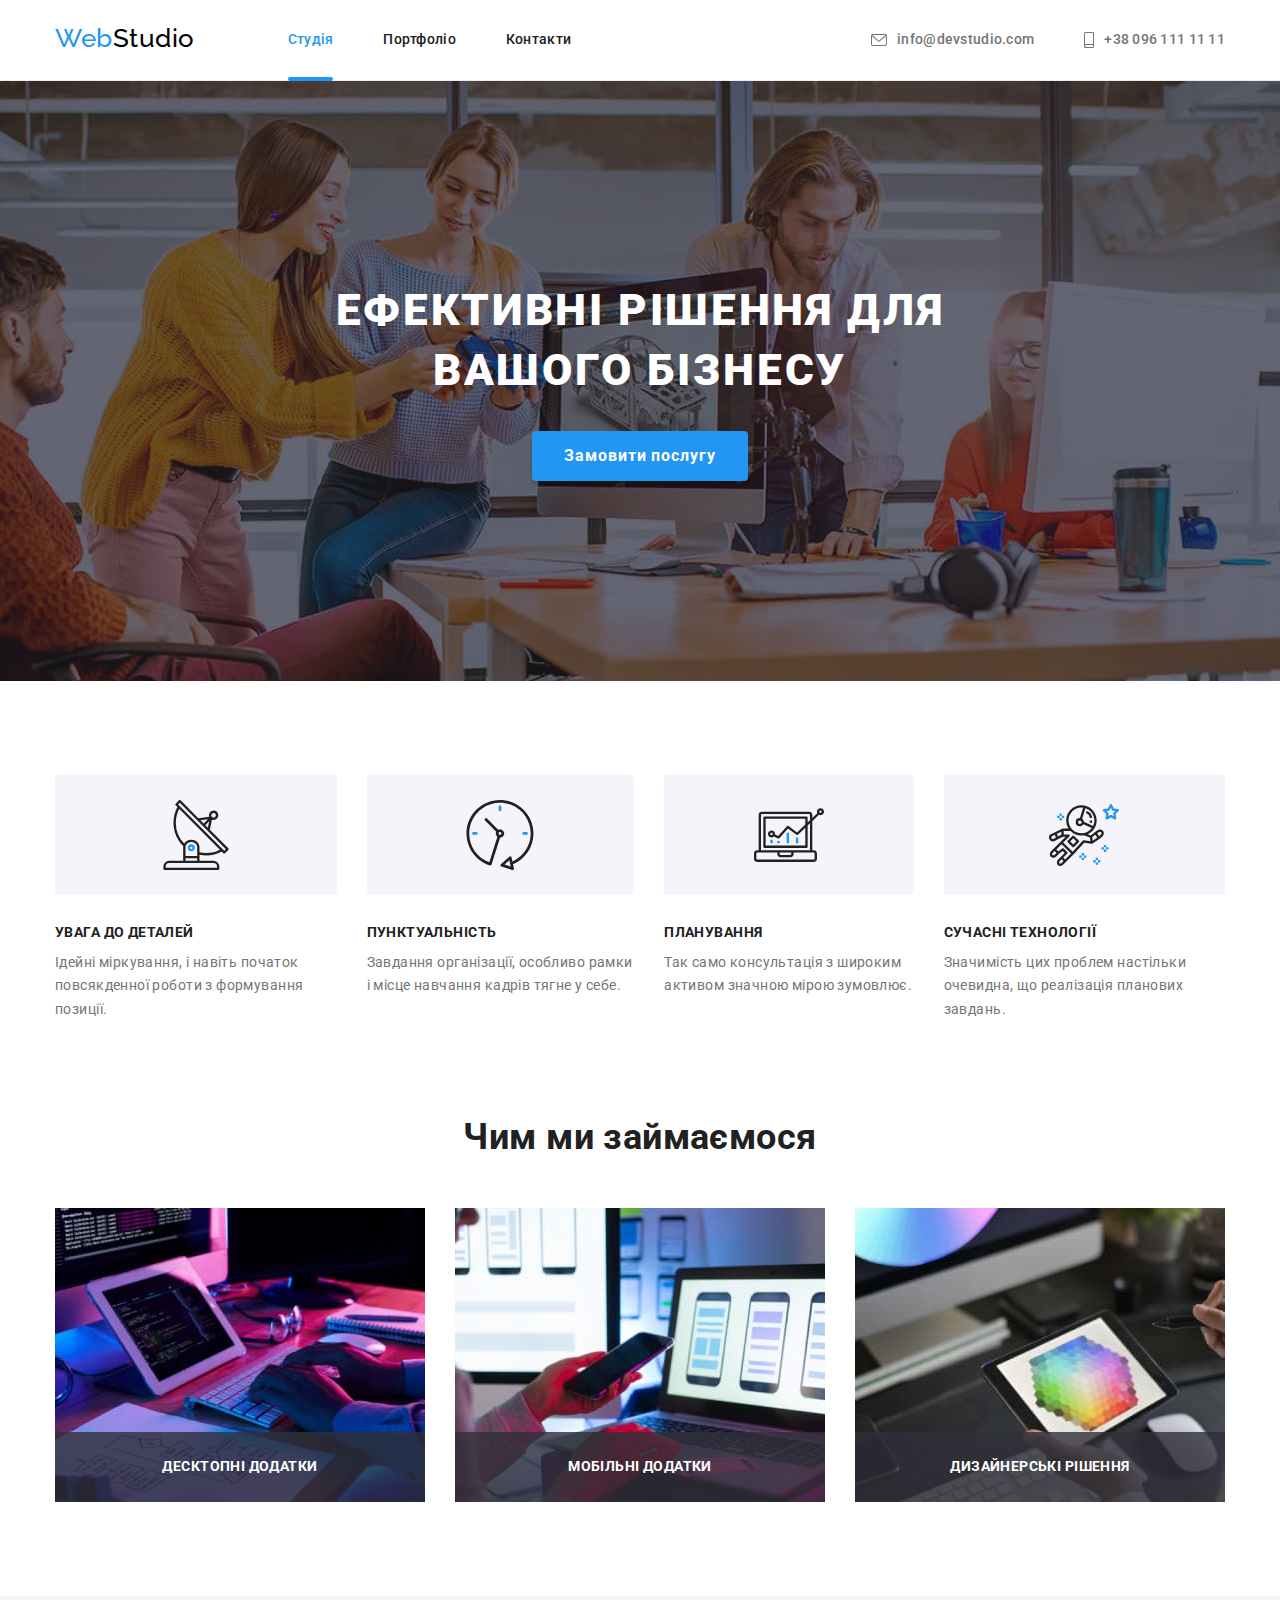
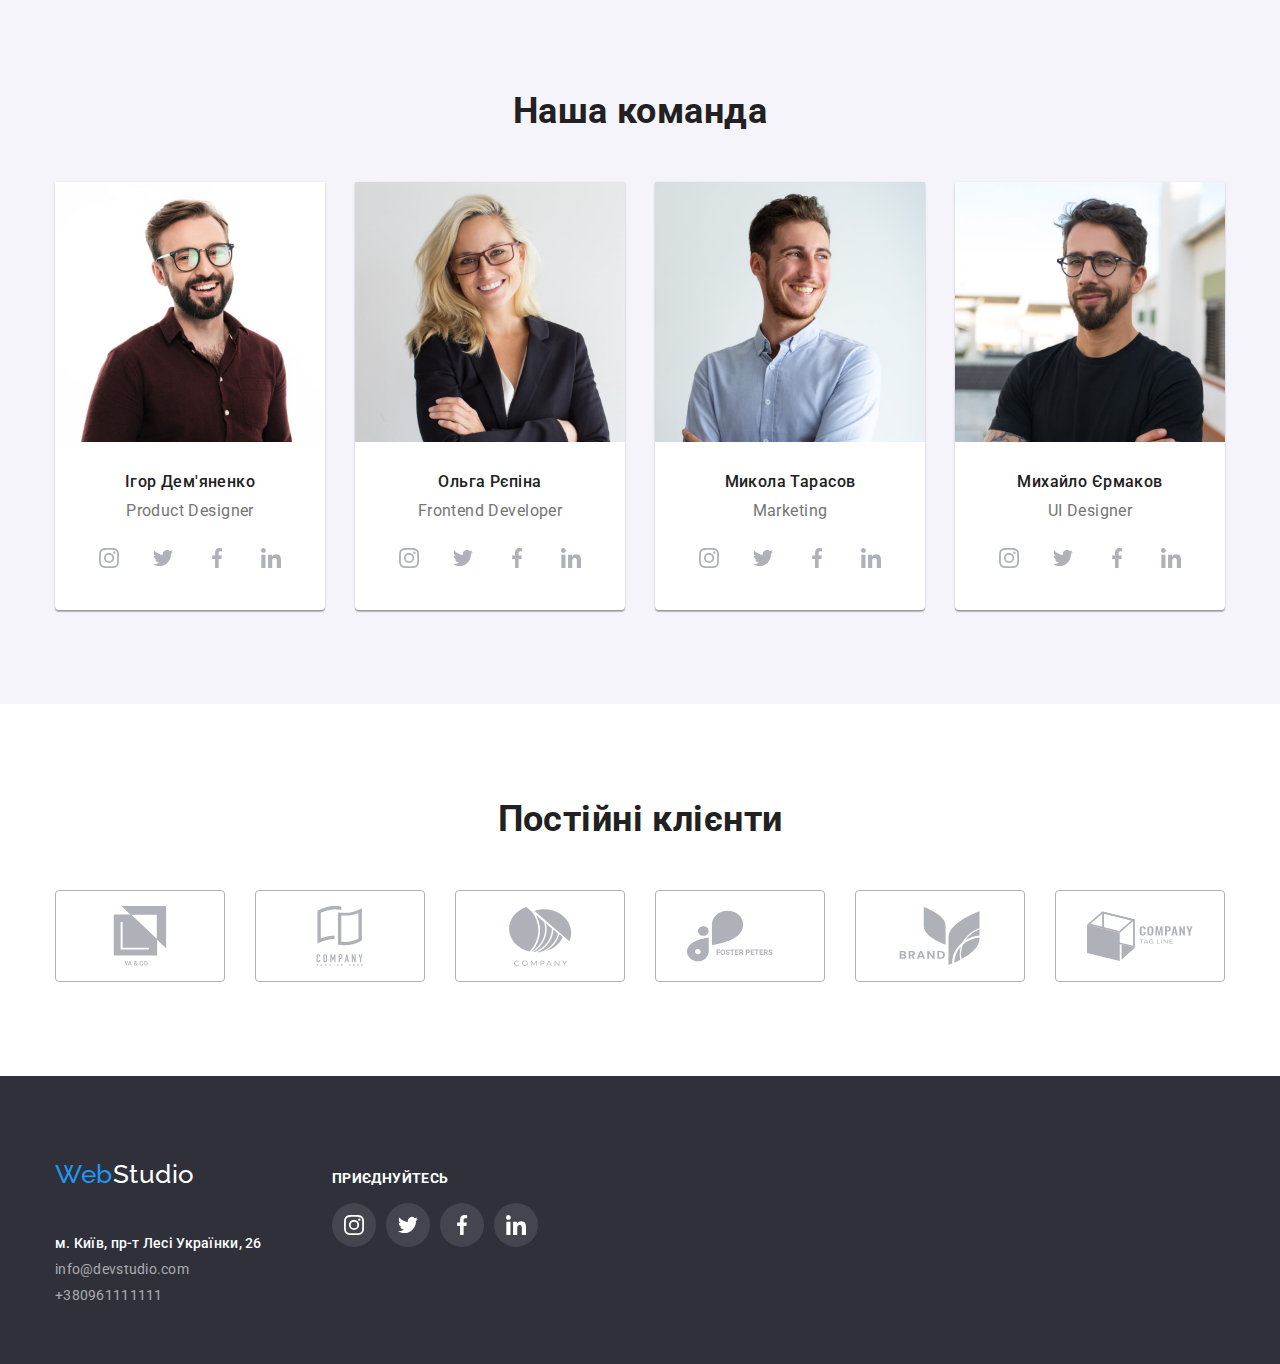
<file: index.html>
<!DOCTYPE html>
<html lang="uk">

<head>
    <meta charset="UTF-8">
    <meta http-equiv="X-UA-Compatible" content="IE=edge">
    <meta name="viewport" content="width=device-width, initial-scale=1.0">
    <title>WebStudio</title>
    <link rel="preconnect" href="https://fonts.googleapis.com">
    <link rel="preconnect" href="https://fonts.gstatic.com" crossorigin>
    <link
        href="https://fonts.googleapis.com/css2?family=Raleway:wght@700&family=Roboto:wght@400;500;700;900&display=swap"
        rel="stylesheet">
    <link rel="stylesheet"
        href="https://cdnjs.cloudflare.com/ajax/libs/modern-normalize/1.1.0/modern-normalize.min.css">
    <link rel="stylesheet" href="./css/styles.css">
</head>

<body>
    <header class="header">
        <div class="container header-inner">
            <nav class="nav">
                <a href="./index.html" class="link logo header-logo"><span>Web</span>Studio</a>
                <ul class="list nav-list">
                    <li><a href="./index.html" class="link current">Студія</a></li>
                    <li><a href="./portfolio.html" class="link">Портфоліо</a></li>
                    <li><a href="#" class="link">Контакти</a></li>
                </ul>
            </nav>
            <ul class="list header-contacts">
                <li><a href="mailto:info@devstudio.com" class="link header-contact"><svg class="icon-contact" width="16"
                            height="12">
                            <use href="./images/icons.svg#envelope"></use>
                        </svg>info@devstudio.com</a></li>
                <li><a href="tel:+380961111111" class="link header-contact"> <svg class="icon-contact" width="10"
                            height="16">
                            <use href="./images/icons.svg#smartphone"></use>
                        </svg> +38 096 111 11 11</a></li>
            </ul>
        </div>
    </header>
    <main>
        <section class="section hero">
            <div class="container">
                <h1 class="hero-title">Ефективні рішення для вашого бізнесу</h1>
                <button type="button" class="btn" data-modal-open>Замовити послугу</button>
            </div>
        </section>
        <section class="section section-advantages">
            <div class="container">
                <h2 class="sr-only">Наші переваги</h2>
                <ul class="list advantage-list">
                    <li class="advantage-list-item">
                        <div class="advantage-icon-wrapper">
                            <svg width="70" height="70">
                                <use href="./images/icons.svg#antenna"></use>
                            </svg>
                        </div>
                        <h3 class="advantage-title">Увага до деталей</h3>
                        <p class="advantage-text">Ідейні міркування, і навіть початок повсякденної роботи з формування
                            позиції.</p>
                    </li>
                    <li class="advantage-list-item">
                        <div class="advantage-icon-wrapper">
                            <svg width="70" height="70">
                                <use href="./images/icons.svg#clock"></use>
                            </svg>
                        </div>
                        <h3 class="advantage-title">Пунктуальність</h3>
                        <p class="advantage-text">Завдання організації, особливо рамки і місце навчання кадрів тягне у
                            себе.</p>
                    </li>
                    <li class="advantage-list-item">
                        <div class="advantage-icon-wrapper">
                            <svg width="70" height="70">
                                <use href="./images/icons.svg#diagram"></use>
                            </svg>
                        </div>
                        <h3 class="advantage-title">Планування</h3>
                        <p class="advantage-text">Так само консультація з широким активом значною мірою зумовлює.</p>
                    </li>
                    <li class="advantage-list-item">
                        <div class="advantage-icon-wrapper">
                            <svg width="70" height="70">
                                <use href="./images/icons.svg#astronaut"></use>
                            </svg>
                        </div>
                        <h3 class="advantage-title">Сучасні технології</h3>
                        <p class="advantage-text">Значимість цих проблем настільки очевидна, що реалізація планових
                            завдань.</p>
                    </li>
                </ul>
            </div>
        </section>
        <section class="section section-doing">
            <div class="container">
                <h2 class="secondary-title">Чим ми займаємося</h2>
                <ul class="list doing-list">
                    <li class="doing-item">
                        <img src="./images/what_are_we_doing_1.jpeg" alt="a person at a desk typing on a keyboard."
                            width="370" />
                            <p class="doing-text">Десктопні додатки</p>
                    </li>
                    <li class="doing-item">
                        <img src="./images/what_are_we_doing_2.jpeg"
                            alt="a person holds a phone in his left hand and his right hand rests on the touchpad of a laptop"
                            width="370" />
                            <p class="doing-text">Мобільні додатки</p>
                    </li>
                    <li class="doing-item">
                        <img src="./images/what_are_we_doing_3.jpeg" alt="a person holds a tablet in his left hand"
                            width="370" />
                            <p class="doing-text">Дизайнерські рішення</p>
                    </li>
                </ul>
            </div>
        </section>
        <section class="section section-team">
            <div class="container">
                <h2 class="secondary-title">Наша команда</h2>
                <ul class="list team-list">
                    <li class="team-card">
                        <img src="./images/our_team_1.jpeg" alt="portrait of a smiling man" width="270" />
                        <h3 class="team-title">Ігор Дем'яненко</h3>
                        <p class="team-text">Product Designer</p>
                        <ul class="list team-social-list">
                            <li class="team-social-item">
                                <a href="#" class="link team-social-link">
                                    <svg width="20" height="20">
                                        <use href="./images/icons.svg#instagram"></use>
                                    </svg>
                                </a>
                            </li>
                            <li class="team-social-item">
                                <a href="#" class="link team-social-link">
                                    <svg width="20" height="20">
                                        <use href="./images/icons.svg#twitter"></use>
                                    </svg>
                                </a>
                            </li>
                            <li class="team-social-item">
                                <a href="#" class="link team-social-link">
                                    <svg width="20" height="20">
                                        <use href="./images/icons.svg#facebook"></use>
                                    </svg>
                                </a>
                            </li>
                            <li class="team-social-item">
                                <a href="#" class="link team-social-link">
                                    <svg width="20" height="20">
                                        <use href="./images/icons.svg#linkedin"></use>
                                    </svg>
                                </a>
                            </li>
                        </ul>
                    </li>
                    <li class="team-card">
                        <img src="./images/our_team_2.jpeg" alt="portrait of a smiling woman" width="270" />
                        <h3 class="team-title">Ольга Рєпіна</h3>
                        <p class="team-text">Frontend Developer</p>
                        <ul class="list team-social-list">
                            <li class="team-social-item">
                                <a href="#" class="team-social-link">
                                    <svg width="20" height="20">
                                        <use href="./images/icons.svg#instagram"></use>
                                    </svg>
                                </a>
                            </li>
                            <li class="team-social-item">
                                <a href="#" class="team-social-link">
                                    <svg width="20" height="20">
                                        <use href="./images/icons.svg#twitter"></use>
                                    </svg>
                                </a>
                            </li>
                            <li class="team-social-item">
                                <a href="#" class="team-social-link">
                                    <svg width="20" height="20">
                                        <use href="./images/icons.svg#facebook"></use>
                                    </svg>
                                </a>
                            </li>
                            <li class="team-social-item">
                                <a href="#" class="team-social-link">
                                    <svg width="20" height="20">
                                        <use href="./images/icons.svg#linkedin"></use>
                                    </svg>
                                </a>
                            </li>
                        </ul>
                    </li>
                    <li class="team-card">
                        <img src="./images/our_team_3.jpeg" alt="portrait of a smiling man" width="270" />
                        <h3 class="team-title">Микола Тарасов</h3>
                        <p class="team-text">Marketing</p>
                        <ul class="list team-social-list">
                            <li class="team-social-item">
                                <a href="#" class="team-social-link">
                                    <svg width="20" height="20">
                                        <use href="./images/icons.svg#instagram"></use>
                                    </svg>
                                </a>
                            </li>
                            <li class="team-social-item">
                                <a href="#" class="team-social-link">
                                    <svg width="20" height="20">
                                        <use href="./images/icons.svg#twitter"></use>
                                    </svg>
                                </a>
                            </li>
                            <li class="team-social-item">
                                <a href="#" class="team-social-link">
                                    <svg width="20" height="20">
                                        <use href="./images/icons.svg#facebook"></use>
                                    </svg>
                                </a>
                            </li>
                            <li class="team-social-item">
                                <a href="#" class="team-social-link">
                                    <svg width="20" height="20">
                                        <use href="./images/icons.svg#linkedin"></use>
                                    </svg>
                                </a>
                            </li>
                        </ul>
                    </li>
                    <li class="team-card">
                        <img src="./images/our_team_4.jpeg" alt="portrait of a smiling man" width="270" />
                        <h3 class="team-title">Михайло Єрмаков</h3>
                        <p class="team-text">UI Designer</p>
                        <ul class="list team-social-list">
                            <li class="team-social-item">
                                <a href="#" class="team-social-link">
                                    <svg width="20" height="20">
                                        <use href="./images/icons.svg#instagram"></use>
                                    </svg>
                                </a>
                            </li>
                            <li class="team-social-item">
                                <a href="#" class="team-social-link">
                                    <svg width="20" height="20">
                                        <use href="./images/icons.svg#twitter"></use>
                                    </svg>
                                </a>
                            </li>
                            <li class="team-social-item">
                                <a href="#" class="team-social-link">
                                    <svg width="20" height="20">
                                        <use href="./images/icons.svg#facebook"></use>
                                    </svg>
                                </a>
                            </li>
                            <li class="team-social-item">
                                <a href="#" class="team-social-link">
                                    <svg width="20" height="20">
                                        <use href="./images/icons.svg#linkedin"></use>
                                    </svg>
                                </a>
                            </li>
                        </ul>
                    </li>
                </ul>
            </div>
        </section>
        <section class="section section-customers">
            <div class="container">
                <h2 class="secondary-title">Постійні клієнти</h2>
                <ul class="list customers-list">
                    <li class="customers-list-item">
                        <a href="#" class="link customers-link">
                            <svg class="customers-icon" width="106" height="60">
                                <use href="./images/icons.svg#company-1"></use>
                            </svg>
                        </a>
                    </li>
                    <li class="customers-list-item">
                        <a href="#" class="link customers-link">
                            <svg class="customers-icon" width="106" height="60">
                                <use href="./images/icons.svg#company-2"></use>
                            </svg>
                        </a>
                    </li>
                    <li class="customers-list-item">
                        <a href="#" class="link customers-link">
                            <svg class="customers-icon" width="106" height="60">
                                <use href="./images/icons.svg#company-3"></use>
                            </svg>
                        </a>
                    </li>
                    <li class="customers-list-item">
                        <a href="#" class="link customers-link">
                            <svg class="customers-icon" width="106" height="60">
                                <use href="./images/icons.svg#company-4"></use>
                            </svg>
                        </a>
                    </li>
                    <li class="customers-list-item">
                        <a href="#" class="link customers-link">
                            <svg class="customers-icon" width="106" height="60">
                                <use href="./images/icons.svg#company-5"></use>
                            </svg>
                        </a>
                    </li>
                    <li class="customers-list-item">
                        <a href="#" class="link customers-link">
                            <svg class="customers-icon" width="106" height="60">
                                <use href="./images/icons.svg#company-6"></use>
                            </svg>
                        </a>
                    </li>
                </ul>
            </div>
        </section>
    </main>
    <footer class="footer">
        <div class="container footer-flex">
            <div class="footer-inner">
                <a href="./index.html" class="link logo footer-logo"><span>Web</span>Studio</a>
                <address>
                    <ul class="list footer-list">
                        <li class="footer-list-item"><a href="#" class="link address">м. Київ, пр-т Лесі Українки,
                                26</a>
                        </li>
                        <li class="footer-list-item"><a href="mailto:info@devstudio.com"
                                class="link footer-contact">info@devstudio.com</a></li>
                        <li class="footer-list-item"><a href="tel:+380961111111"
                                class="link footer-contact">+380961111111</a></li>
                    </ul>
                </address>
            </div>
            <div class="footer-social">
                <b class="footer-social-text">приєднуйтесь</b>
                <ul class="list social-list">
                    <li class="social-list-item">
                        <a href="#" class="link footer-social-link">
                            <svg width="20" height="20">
                                <use href="./images/icons.svg#instagram"></use>
                            </svg>
                        </a>
                    </li>
                    <li class="social-list-item">
                        <a href="#" class="link footer-social-link">
                            <svg width="20" height="20">
                                <use href="./images/icons.svg#twitter"></use>
                            </svg>
                        </a>
                    </li>
                    <li class="social-list-item">
                        <a href="#" class="link footer-social-link">
                            <svg width="20" height="20">
                                <use href="./images/icons.svg#facebook"></use>
                            </svg>
                        </a>
                    </li>
                    <li class="social-list-item">
                        <a href="#" class="link footer-social-link">
                            <svg width="20" height="20">
                                <use href="./images/icons.svg#linkedin"></use>
                            </svg>
                        </a>
                    </li>
                </ul>
            </div>
        </div>
    </footer>

    <div class="backdrop is-hidden" data-modal>
        <div class="modal">
            <button data-modal-close class="btn-close" type="button">
                <svg width="18px" height="18px">
                    <use href="./images/icons.svg#btn-close"></use>
                </svg>
            </button>
        </div>
    </div>

    <script src="./js/modal.js"></script>
</body>

</html>
</file>
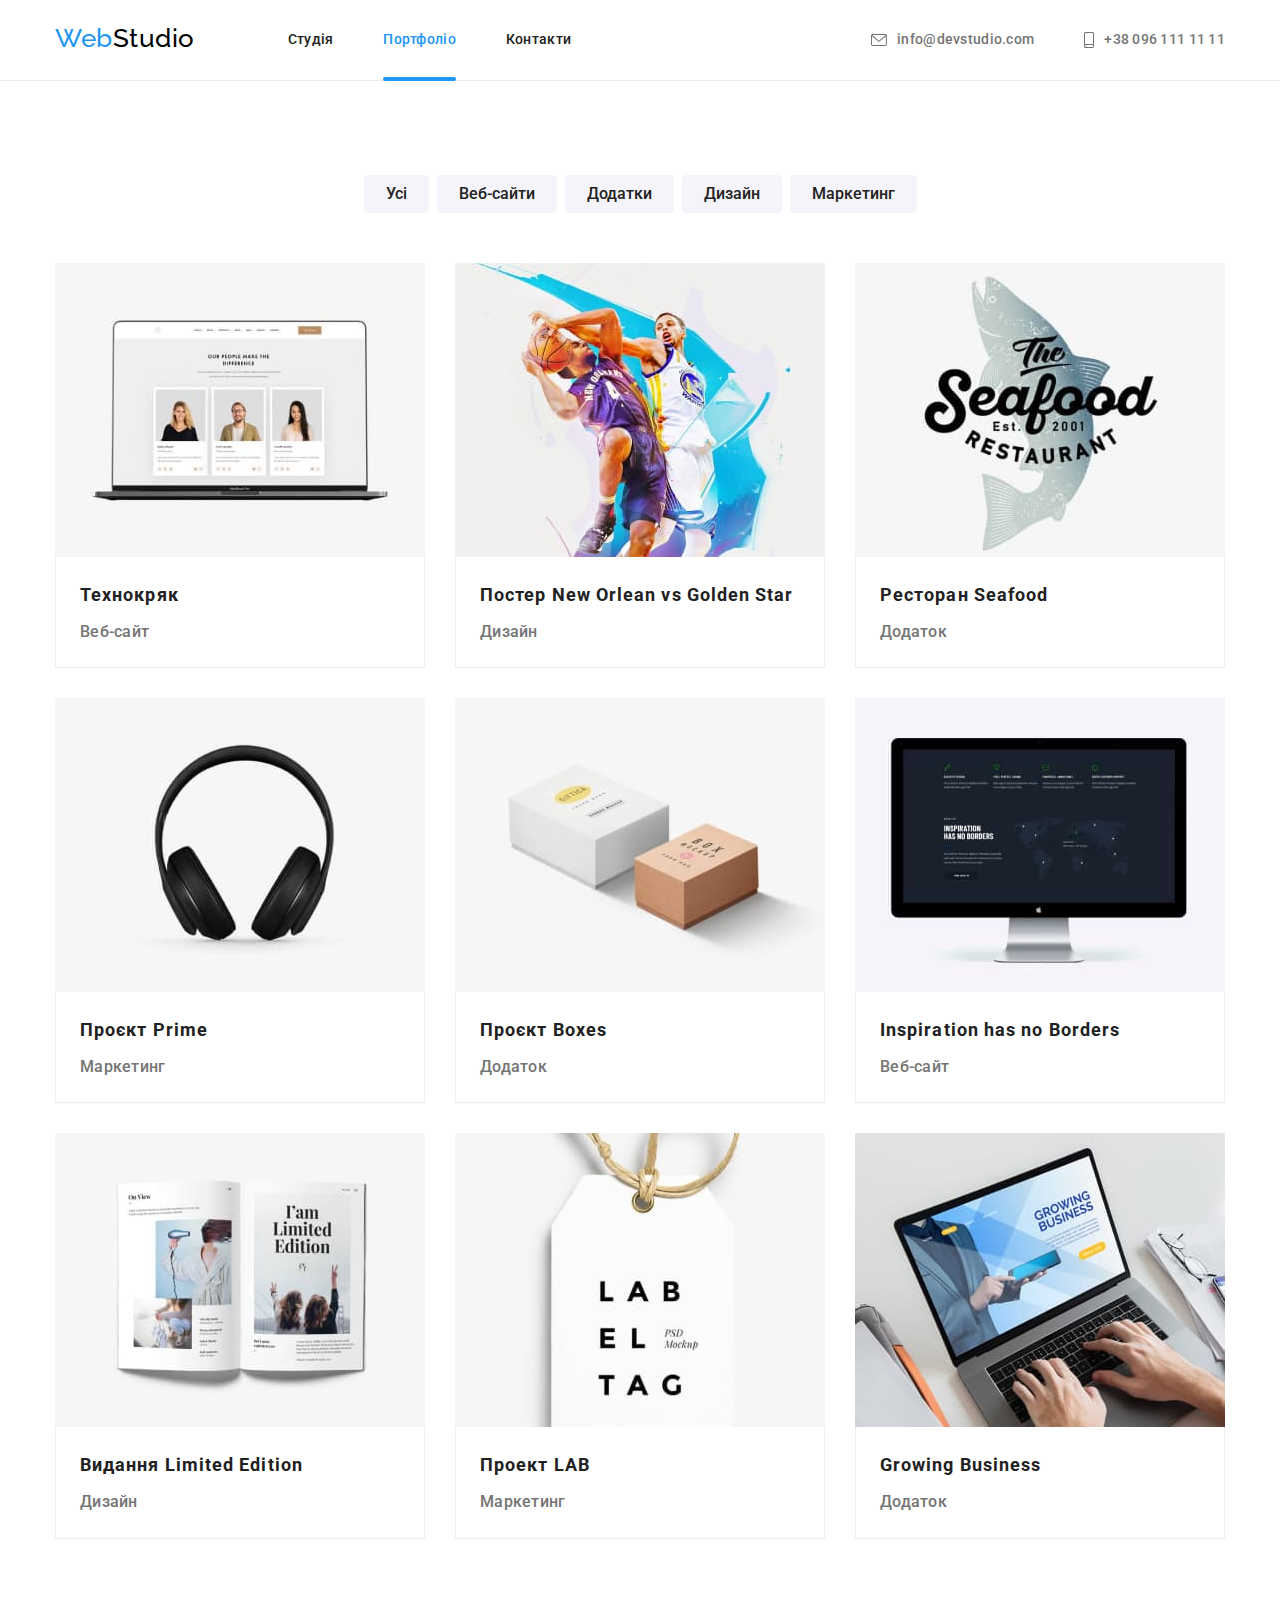
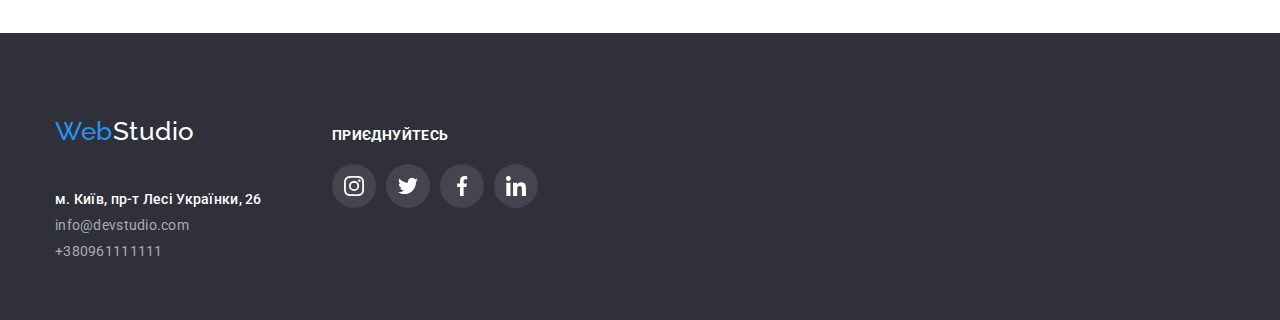
<file: portfolio.html>
<!DOCTYPE html>
<html lang="uk">

<head>
    <meta charset="UTF-8">
    <meta http-equiv="X-UA-Compatible" content="IE=edge">
    <meta name="viewport" content="width=device-width, initial-scale=1.0">
    <title>WebStudio</title>
    <link rel="preconnect" href="https://fonts.googleapis.com">
    <link rel="preconnect" href="https://fonts.gstatic.com" crossorigin>
    <link
        href="https://fonts.googleapis.com/css2?family=Raleway:wght@700&family=Roboto:wght@400;500;700;900&display=swap"
        rel="stylesheet">
    <link rel="stylesheet"
        href="https://cdnjs.cloudflare.com/ajax/libs/modern-normalize/1.1.0/modern-normalize.min.css">
    <link rel="stylesheet" href="./css/styles.css">
</head>

<body>
    <header class="header">
        <div class="container header-inner">
            <nav class="nav">
                <a href="./index.html" class="link logo header-logo"><span>Web</span>Studio</a>
                <ul class="list nav-list">
                    <li><a href="./index.html" class="link">Студія</a></li>
                    <li><a href="./portfolio.html" class="link current">Портфоліо</a></li>
                    <li><a href="#" class="link">Контакти</a></li>
                </ul>
            </nav>
            <ul class="list header-contacts">
                <li><a href="mailto:info@devstudio.com" class="link header-contact"><svg class="icon-contact" width="16"
                            height="12">
                            <use href="./images/icons.svg#envelope"></use>
                        </svg>info@devstudio.com</a></li>
                <li><a href="tel:+380961111111" class="link header-contact"> <svg class="icon-contact" width="10"
                            height="16">
                            <use href="./images/icons.svg#smartphone"></use>
                        </svg> +38 096 111 11 11</a></li>
            </ul>
        </div>
    </header>
    <main>
        <section class="section">
            <div class="container">
                <h1 class="sr-only">Портфоліо</h1>
                <ul class="list tab-list">
                    <li><button type="button" class="tab">Усі</button></li>
                    <li><button type="button" class="tab">Веб-сайти</button></li>
                    <li><button type="button" class="tab">Додатки</button></li>
                    <li><button type="button" class="tab">Дизайн</button></li>
                    <li><button type="button" class="tab">Маркетинг</button></li>
                </ul>
                <ul class="list projects-list">
                    <li class="project-card">
                        <a href="#" class="link project-card-link">
                            <div class="project-card-inner">
                                <img src="./images/portfolio_1.jpeg" alt="an open laptop" width="370" />
                                <div class="overlay">
                                    <p class="overlay-text">
                                        Ресурс пропонує комплексні пропозиції з різним рівнем функціоналу та сервісів.
                                        Все
                                        це дозволить відвідувачу отримати вичерпні відомості про компанію чи приватну
                                        особу.
                                    </p>
                                </div>
                            </div>
                            <div class="project-caption">
                                <h2 class="project-title">Технокряк</h2>
                                <p class="project-text">Веб-сайт</p>
                            </div>
                        </a>
                    </li>
                    <li class="project-card">
                        <a href="#" class="link project-card-link">
                            <div class="project-card-inner">
                                <img src="./images/portfolio_2.jpeg" alt="two basketball players" width="370" />
                                <div class="overlay">
                                    <p class="overlay-text">
                                        Ресурс пропонує комплексні пропозиції з різним рівнем функціоналу та сервісів.
                                        Все
                                        це дозволить відвідувачу отримати вичерпні відомості про компанію чи приватну
                                        особу.
                                    </p>
                                </div>
                            </div>
                            <div class="project-caption">
                                <h2 class="project-title">Постер New Orlean vs Golden Star</h2>
                                <p class="project-text">Дизайн</p>
                            </div>
                        </a>
                    </li>
                    <li class="project-card">
                        <a href="#" class="link project-card-link">
                            <div class="project-card-inner">
                                <img src="./images/portfolio_3.jpeg" alt="restaurant logo on a fish background"
                                    width="370" />
                                <div class="overlay">
                                    <p class="overlay-text">
                                        Ресурс пропонує комплексні пропозиції з різним рівнем функціоналу та сервісів.
                                        Все
                                        це дозволить відвідувачу отримати вичерпні відомості про компанію чи приватну
                                        особу.
                                    </p>
                                </div>
                            </div>
                            <div class="project-caption">
                                <h2 class="project-title">Ресторан Seafood</h2>
                                <p class="project-text">Додаток</p>
                            </div>
                        </a>
                    </li>
                    <li class="project-card">
                        <a href="#" class="link project-card-link">
                            <div class="project-card-inner">
                                <img src="./images/portfolio_4.jpeg" alt="headphone" width="370" />
                                <div class="overlay">
                                    <p class="overlay-text">
                                        Ресурс пропонує комплексні пропозиції з різним рівнем функціоналу та сервісів.
                                        Все
                                        це дозволить відвідувачу отримати вичерпні відомості про компанію чи приватну
                                        особу.
                                    </p>
                                </div>
                                <div class="overlay">
                                    <p class="overlay-text">
                                        Ресурс пропонує комплексні пропозиції з різним рівнем функціоналу та сервісів.
                                        Все
                                        це дозволить відвідувачу отримати вичерпні відомості про компанію чи приватну
                                        особу.
                                    </p>
                                </div>
                            </div>
                            <div class="project-caption">
                                <h2 class="project-title">Проєкт Prime</h2>
                                <p class="project-text">Маркетинг</p>
                            </div>
                        </a>
                    </li>
                    <li class="project-card">
                        <a href="#" class="link project-card-link">
                            <div class="project-card-inner">
                                <img src="./images/portfolio_5.jpeg" alt="two boxes" width="370" />
                                <div class="overlay">
                                    <p class="overlay-text">
                                        Ресурс пропонує комплексні пропозиції з різним рівнем функціоналу та сервісів.
                                        Все
                                        це дозволить відвідувачу отримати вичерпні відомості про компанію чи приватну
                                        особу.
                                    </p>
                                </div>
                            </div>
                            <div class="project-caption">
                                <h2 class="project-title">Проєкт Boxes</h2>
                                <p class="project-text">Додаток</p>
                            </div>
                        </a>
                    </li>
                    <li class="project-card">
                        <a href="#" class="link project-card-link">
                            <div class="project-card-inner">
                                <img src="./images/portfolio_6.jpeg" alt="monitor" width="370" />
                                <div class="overlay">
                                    <p class="overlay-text">
                                        Ресурс пропонує комплексні пропозиції з різним рівнем функціоналу та сервісів.
                                        Все
                                        це дозволить відвідувачу отримати вичерпні відомості про компанію чи приватну
                                        особу.
                                    </p>
                                </div>
                            </div>
                            <div class="project-caption">
                                <h2 class="project-title">Inspiration has no Borders</h2>
                                <p class="project-text">Веб-сайт</p>
                            </div>
                        </a>
                    </li>
                    <li class="project-card">
                        <a href="#" class="link project-card-link">
                            <div class="project-card-inner">
                                <img src="./images/portfolio_7.jpeg" alt="open journal" width="370" />
                                <div class="overlay">
                                    <p class="overlay-text">
                                        Ресурс пропонує комплексні пропозиції з різним рівнем функціоналу та сервісів.
                                        Все
                                        це дозволить відвідувачу отримати вичерпні відомості про компанію чи приватну
                                        особу.
                                    </p>
                                </div>
                            </div>
                            <div class="project-caption">
                                <h2 class="project-title">Видання Limited Edition</h2>
                                <p class="project-text">Дизайн</p>
                            </div>
                        </a>
                    </li>
                    <li class="project-card">
                        <a href="#" class="link project-card-link">
                            <div class="project-card-inner">
                                <img src="./images/portfolio_8.jpeg" alt="tag with logo" width="370" />
                                <div class="overlay">
                                    <p class="overlay-text">
                                        Ресурс пропонує комплексні пропозиції з різним рівнем функціоналу та сервісів.
                                        Все
                                        це дозволить відвідувачу отримати вичерпні відомості про компанію чи приватну
                                        особу.
                                    </p>
                                </div>
                            </div>
                            <div class="project-caption">
                                <h2 class="project-title">Проект LAB</h2>
                                <p class="project-text">Маркетинг</p>
                            </div>
                        </a>
                    </li>
                    <li class="project-card">
                        <a href="#" class="link project-card-link">
                            <div class="project-card-inner">
                                <img src="./images/portfolio_9.jpeg" alt="a person is typing on a laptop" width="370" />
                                <div class="overlay">
                                    <p class="overlay-text">
                                        Ресурс пропонує комплексні пропозиції з різним рівнем функціоналу та сервісів.
                                        Все
                                        це дозволить відвідувачу отримати вичерпні відомості про компанію чи приватну
                                        особу.
                                    </p>
                                </div>
                            </div>
                            <div class="project-caption">
                                <h2 class="project-title">Growing Business</h2>
                                <p class="project-text">Додаток</p>
                            </div>
                        </a>
                    </li>
                </ul>
            </div>
        </section>
    </main>
    <footer class="footer">
        <div class="container footer-flex">
            <div class="footer-inner">
                <a href="./index.html" class="link logo footer-logo"><span>Web</span>Studio</a>
                <address>
                    <ul class="list footer-list">
                        <li class="footer-list-item"><a href="#" class="link address">м. Київ, пр-т Лесі Українки,
                                26</a>
                        </li>
                        <li class="footer-list-item"><a href="mailto:info@devstudio.com"
                                class="link footer-contact">info@devstudio.com</a></li>
                        <li class="footer-list-item"><a href="tel:+380961111111"
                                class="link footer-contact">+380961111111</a></li>
                    </ul>
                </address>
            </div>
            <div class="footer-social">
                <h2 class="footer-social-text">приєднуйтесь</h2>
                <ul class="list social-list">
                    <li class="social-list-item">
                        <a href="#" class="link footer-social-link">
                            <svg width="20" height="20">
                                <use href="./images/icons.svg#instagram"></use>
                            </svg>
                        </a>
                    </li>
                    <li class="social-list-item">
                        <a href="#" class="link footer-social-link">
                            <svg width="20" height="20">
                                <use href="./images/icons.svg#twitter"></use>
                            </svg>
                        </a>
                    </li>
                    <li class="social-list-item">
                        <a href="#" class="link footer-social-link">
                            <svg width="20" height="20">
                                <use href="./images/icons.svg#facebook"></use>
                            </svg>
                        </a>
                    </li>
                    <li class="social-list-item">
                        <a href="#" class="link footer-social-link">
                            <svg width="20" height="20">
                                <use href="./images/icons.svg#linkedin"></use>
                            </svg>
                        </a>
                    </li>
                </ul>
            </div>
        </div>
    </footer>
</body>

</html>
</file>
<file: css/styles.css>
:root {
  --white-color: #FFFFFF;
  --black-color: #000000;
  --main-color: #2196F3;
  --primary-text-color: #757575;
  --secondary-text-color: #212121;
  --gray-color: #F5F4FA;
  --tint-color-1: rgba(255, 255, 255, 0.1);
  --tint-color-6: rgba(255, 255, 255, 0.6);
  --btn-active-color: #188CE8;
  --background-color: #2F303A;
  --icon-color: #AFB1B8;
}

.sr-only:not(:focus):not(:active) {
  clip: rect(0 0 0 0);
  clip-path: inset(50%);
  height: 1px;
  overflow: hidden;
  position: absolute;
  white-space: nowrap;
  width: 1px;
}

body {
  font-family: 'Roboto', sans-serif;
  background-color: var(--white-color);
  color: var(--primary-text-color);
  font-size: 14px;
  letter-spacing: 0.03em;
}

h1,
h2,
h3,
p {
  margin: 0;
}

ul {
  margin: 0;
  padding: 0;
}

img {
  display: block;
  max-width: 100%;
  height: auto;
}

.container {
  width: 1200px;
  margin: 0 auto;
  padding: 0 15px;
}

.section {
  padding: 94px 0;
}

.header {
  border-bottom: 1px solid #ECECEC;
}

.header-inner {
  display: flex;
  align-items: center;
}

.nav {
  display: flex;
  gap: 93px;
}

.nav-list {
  display: flex;
  justify-content: space-between;
  align-items: center;
  gap: 50px;
}

.nav-list .link {
  padding: 32px 0;
}

.header-contacts {
  display: flex;
  align-items: center;
  gap: 50px;
  margin-left: auto;
}

.logo {
  padding: 24px 0 25px;
  font-family: "Raleway", sans-serif;
  font-weight: 700;
  font-size: 26px;
  color: var(--black-color);
}

.logo span {
  color: var(--main-color);
}

.link.header-logo {
  color: var(--black-color);
}

.link.footer-logo {
  display: inline-block;
  margin-bottom: 20px;
  color: var(--white-color);
}

.link {
  position: relative;
  display: inline-block;
  text-decoration: none;
  color: var(--secondary-text-color);
  line-height: 1.14;
  font-weight: 500;
  font-style: normal;
  letter-spacing: 0.02em;
  transition-duration: 250ms;
  transition-timing-function: cubic-bezier(0.4, 0, 0.2, 1);
}

.link:hover,
.link:focus {
  color: var(--main-color);
}

.link.current {
  color: var(--main-color);
}

.link.current::after {
  content: '';
  position: absolute;
  left: 0;
  bottom: -1px;
  display: block;
  width: 100%;
  height: 4px;
  border-radius: 2px;
  background-color: var(--main-color);
}

.header-contact {
  display: flex;
  align-items: center;
  justify-content: center;
  color: var(--primary-text-color);
}

.icon-contact {
  margin-right: 10px;
  fill: currentColor;
}

.list {
  list-style: none;
}

.hero {
  margin: auto;
  padding: 200px 0;
  max-width: 1600px;
  text-align: center;
  background-color: var(--background-color);
  background-image: linear-gradient(rgba(47, 48, 58, 0.4), rgba(47, 48, 58, 0.4)),
    url(../images/hero-img.jpeg);
  background-repeat: no-repeat;
  background-position: center;
  background-size: cover;
}

.hero-title {
  margin: 0 auto 30px;
  max-width: 696px;
  font-weight: 900;
  font-size: 44px;
  line-height: 1.36;
  letter-spacing: 0.06em;
  text-transform: uppercase;
  color: var(--white-color);
}

.btn {
  padding: 10px 32px;
  font-family: 'Roboto', sans-serif;
  font-weight: 700;
  font-size: 16px;
  line-height: 1.88;
  letter-spacing: 0.06em;
  color: var(--white-color);
  background-color: var(--main-color);
  box-shadow: 0px 4px 4px rgba(0, 0, 0, 0.15);
  border-radius: 4px;
  border: none;
  cursor: pointer;
  transition-duration: 250ms;
  transition-timing-function: cubic-bezier(0.4, 0, 0.2, 1);
}

.btn:hover,
.btn:focus {
  background-color: var(--btn-active-color);
}

.tab-list {
  display: flex;
  justify-content: center;
  margin-bottom: 50px;
  gap: 8px;
}

.tab {
  padding: 6px 22px;
  font-family: 'Roboto', sans-serif;
  font-weight: 500;
  font-size: 16px;
  line-height: 1.6;
  color: var(--secondary-text-color);
  background-color: var(--gray-color);
  border-radius: 4px;
  border: none;
  cursor: pointer;
  transition-duration: 250ms;
  transition-timing-function: cubic-bezier(0.4, 0, 0.2, 1);
}

.tab:hover,
.tab:focus {
  color: var(--white-color);
  background-color: var(--main-color);
  box-shadow: 0px 3px 1px rgba(0, 0, 0, 0.1),
    0px 1px 2px rgba(0, 0, 0, 0.08),
    0px 2px 2px rgba(0, 0, 0, 0.12);
}

.section-advantages {
  padding-bottom: 0;
}

.advantage-list {
  display: flex;
  justify-content: space-between;
  gap: 30px;
}

.advantage-icon-wrapper {
  display: flex;
  align-items: center;
  justify-content: center;
  margin-bottom: 30px;
  height: 120px;
  border-radius: 4px;
  background-color: var(--gray-color);
}

.advantage-title {
  margin-bottom: 10px;
  font-size: 14px;
  font-weight: 700;
  line-height: 1.14;
  color: var(--secondary-text-color);
  text-transform: uppercase;
}

.advantage-text {
  line-height: 1.7;
}

.section-doing {
  text-align: center;
}

.doing-list {
  display: flex;
  justify-content: space-between;
  flex-wrap: wrap;
}

.doing-item {
  position: relative;
}

.doing-text {
  position: absolute;
  left: 0;
  bottom: 0;
  width: 100%;
  height: 70px;
  display: flex;
  justify-content: center;
  align-items: center;
  font-weight: 700;
  line-height: 1.14;
  text-transform: uppercase;
  color: var(--white-color);
  background-color: rgba(47, 48, 58, 0.8);
}

.secondary-title {
  margin-bottom: 50px;
  font-weight: 700;
  font-size: 36px;
  line-height: 1.17;
  color: var(--secondary-text-color);
}

.section-team {
  text-align: center;
  background-color: var(--gray-color);
}

.team-list {
  display: flex;
  justify-content: space-between;
}

.team-card {
  text-align: center;
  background: var(--white-color);
  box-shadow: 0px 1px 3px rgba(0, 0, 0, 0.12), 0px 1px 1px rgba(0, 0, 0, 0.14), 0px 2px 1px rgba(0, 0, 0, 0.2);
  border-radius: 0px 0px 4px 4px;
}

.team-title {
  margin: 30px auto 10px;
  font-size: 16px;
  font-weight: 500;
  line-height: 1.19;
  color: var(--secondary-text-color);
}

.team-text {
  margin-bottom: 16px;
  font-size: 16px;
  line-height: 1.19;
}

.team-social-list {
  display: flex;
  align-items: center;
  justify-content: center;
  gap: 10px;
  margin-bottom: 30px;
}

.team-social-link {
  display: flex;
  justify-content: center;
  align-items: center;
  width: 44px;
  height: 44px;
  border-radius: 50%;
  fill: var(--icon-color);
}

.team-social-link:hover,
.team-social-link:focus {
  fill: var(--white-color);
  background-color: var(--main-color);
}

.section-customers {
  text-align: center;
}

.customers-list {
  display: flex;
  justify-content: space-between;
  align-items: center;
}

.customers-list-item {
  width: 170px;
  height: 92px;
}

.customers-link {
  display: flex;
  align-items: center;
  justify-content: center;
  width: 100%;
  height: 100%;
  border: 1px solid var(--icon-color);
  border-radius: 4px;
}

.customers-link:hover,
.customers-link:focus {
  border-color: var(--main-color);
}

.customers-icon {
  fill: var(--icon-color);
}

.customers-link:hover .customers-icon,
.customers-link:focus .customers-icon {
  fill: var(--main-color);
  border-color: var(--main-color);
}

.projects-list {
  display: flex;
  justify-content: space-between;
  flex-wrap: wrap;
  gap: 30px;
}

.project-card-link {
  display: block;
  text-decoration: none;
}

.project-card-link:hover,
.project-card-link:focus {
  box-shadow: 0px 1px 1px rgba(0, 0, 0, 0.12), 0px 4px 4px rgba(0, 0, 0, 0.06), 1px 4px 6px rgba(0, 0, 0, 0.16);
}

.project-card-inner {
  position: relative;
  overflow: hidden;
}

.overlay {
  position: absolute;
  left: 0;
  top: 0;
  width: 100%;
  padding: 63px 24px;
  background: rgba(33, 150, 243, 0.9);
  transform: translateY(100%);
  transition-duration: 250ms;
  transition-timing-function: cubic-bezier(0.4, 0, 0.2, 1);
}

.project-card .project-card-link:hover .overlay,
.project-card .project-card-link:focus .overlay {
  transform: translateY(0);
}

.overlay-text {
  font-weight: 400;
  font-size: 18px;
  line-height: 1.56;
  color: var(--white-color);
}

.project-caption {
  padding: 20px 24px;
  border: 1px solid #EEEEEE;
  border-top: none;
}

.project-title {
  margin-bottom: 4px;
  font-weight: 700;
  font-size: 18px;
  line-height: 2;
  letter-spacing: 0.06em;
  color: var(--secondary-text-color);
}

.project-text {
  font-size: 16px;
  line-height: 1.9;
  color: var(--primary-text-color);
}

.footer {
  padding: 60px 0;
  background-color: var(--background-color);
}

.footer-flex {
  display: flex;
  gap: 70px;
  align-items: baseline;
}

.footer-list-item:not(:last-child) {
  margin-bottom: 9px;
}

.address {
  color: var(--white-color);
}

.footer-contact {
  font-weight: 400;
  color: var(--tint-color-6);
}

.footer-social-text {
  font-size: 14px;
  line-height: 1.14;
  text-transform: uppercase;
  margin-bottom: 20px;
  color: var(--white-color);
}

.social-list {
  display: flex;
  align-items: center;
  gap: 10px;
  margin-top: 16px;
}

.footer-social-link {
  display: flex;
  justify-content: center;
  align-items: center;
  width: 44px;
  height: 44px;
  border-radius: 50%;
  background-color: var(--tint-color-1);
  fill: #ffffff;
}

.footer-social-link:hover,
.footer-social-link:focus {
  fill: var(--white-color);
  background-color: var(--main-color);
}

.backdrop {
  position: fixed;
  top: 0;
  left: 0;
  width: 100%;
  height: 100%;
  background-color: rgba(0, 0, 0, 0.2);
  opacity: 1;
}

.backdrop.is-hidden {
  visibility: hidden;
  opacity: 0;
  pointer-events: none;
}

.backdrop.is-hidden .modal {
  transform: translate(-50%, -50%) scale(1.1);
  opacity: 0;
}

.modal {
  position: absolute;
  top: 50%;
  left: 50%;
  min-width: 528px;
  min-height: 581px;
  background-color: var(--white-color);
  opacity: 1;
  transform: translate(-50%, -50%) scale(1);
  transition-duration: 250ms;
  transition-timing-function: cubic-bezier(0.4, 0, 0.2, 1);
}

.btn-close {
  position: absolute;
  top: 8px;
  right: 8px;
  display: flex;
  align-items: center;
  width: 30px;
  height: 30px;
  border-radius: 50%;
  background-color: var(--white-color);
  border: 1px solid rgba(0, 0, 0, 0.1);
  cursor: pointer;
}
</file>
